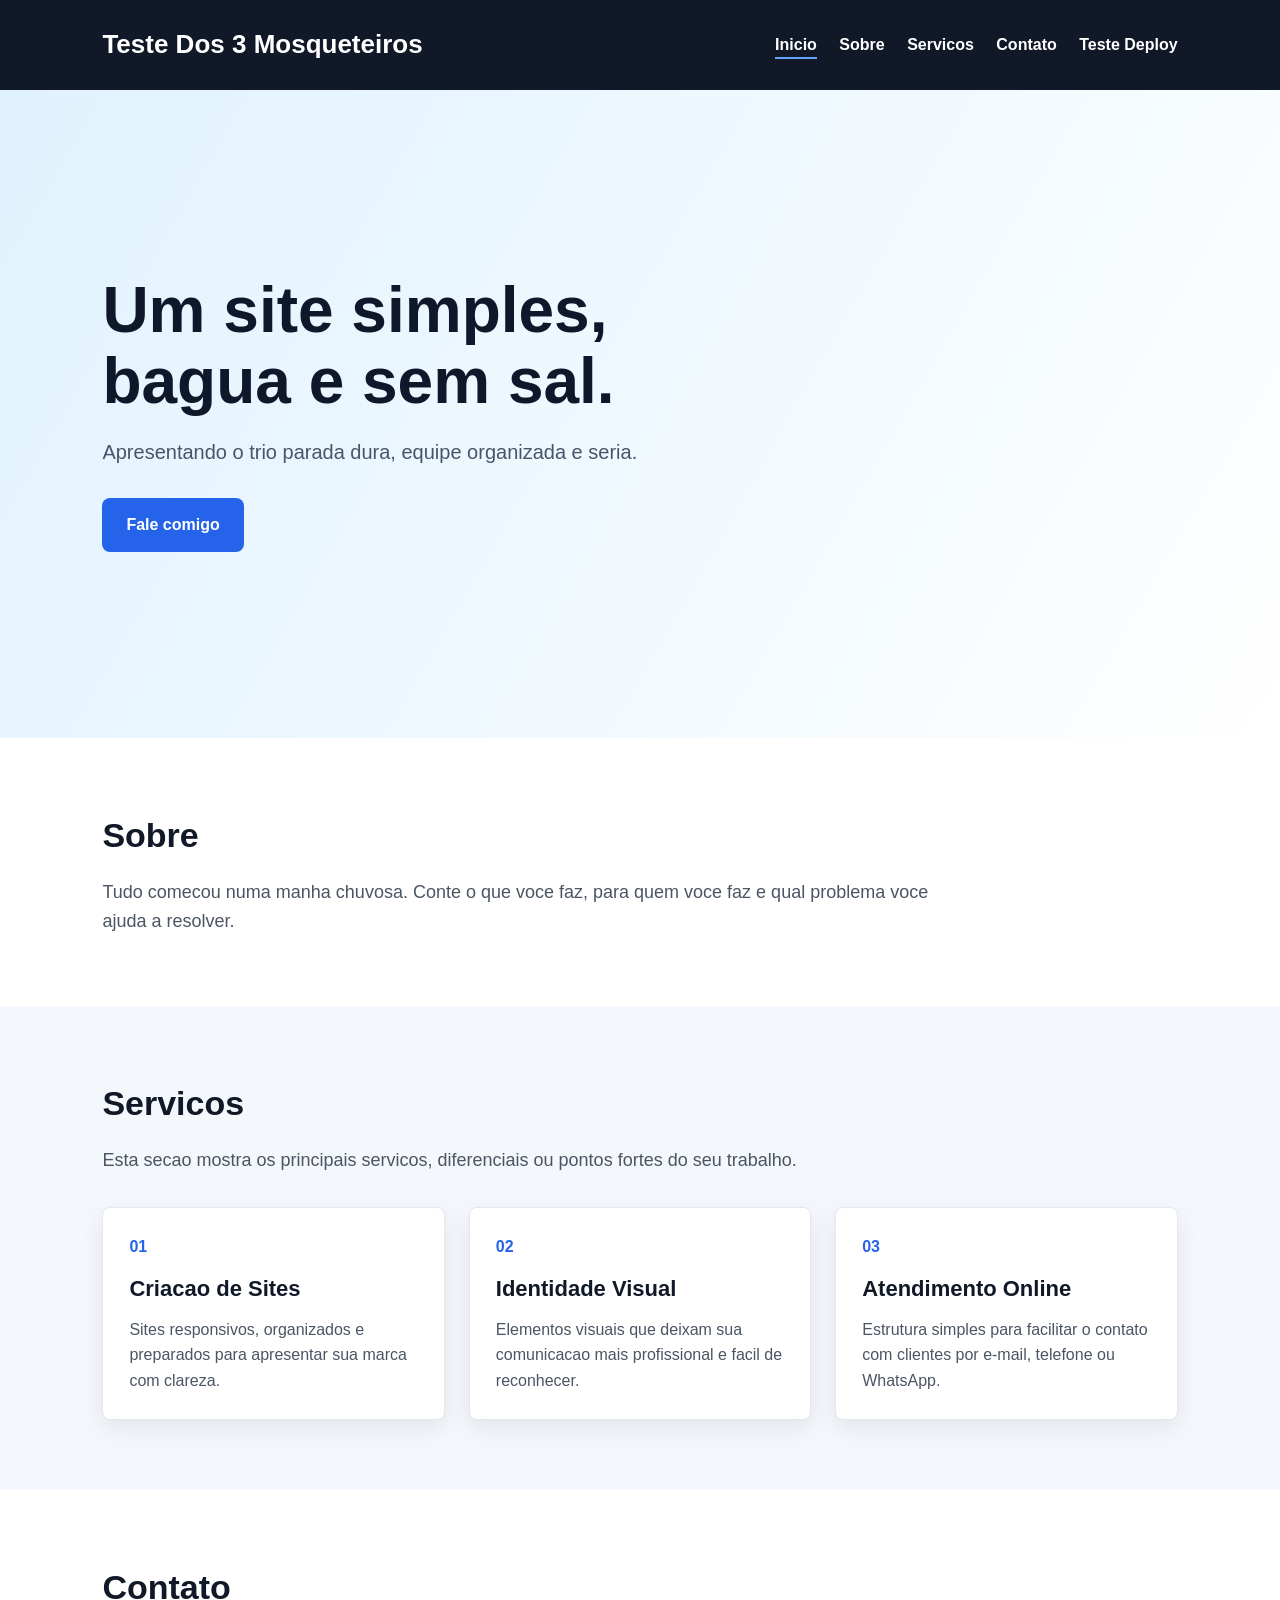
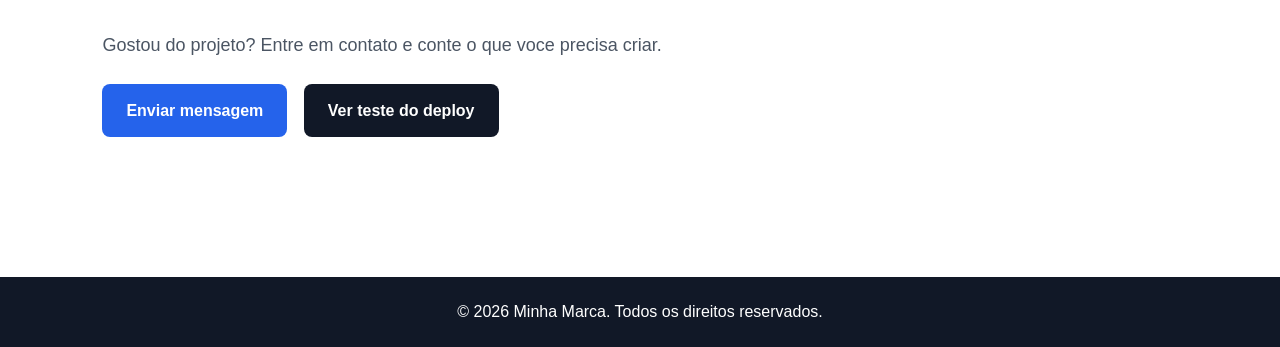
<file: index.html>
﻿<!DOCTYPE html>
<html lang="pt-BR">
<head>
  <meta charset="UTF-8">
  <meta name="viewport" content="width=device-width, initial-scale=1.0">
  <title>Meu Site</title>
  <link rel="stylesheet" href="style.css">
  <script src="script.js" defer></script>
</head>
<body>
  <header>
    <h1>Teste Dos 3 Mosqueteiros</h1>
    <nav aria-label="Navegacao principal">
      <a href="#inicio">Inicio</a>
      <a href="#sobre">Sobre</a>
      <a href="#servicos">Servicos</a>
      <a href="#contato">Contato</a>
      <a href="teste-deploy.html">Teste Deploy</a>
    </nav>
  </header>

  <main>
    <section class="inicio" id="inicio">
      <div class="inicio-conteudo">
        <h2>Um site simples, bagua e sem sal.</h2>
        <p>Apresentando o trio parada dura, equipe organizada e seria.</p>
        <a class="botao" href="#contato">Fale comigo</a>
      </div>
    </section>

    <section class="sobre" id="sobre">
      <h2>Sobre</h2>
      <p>
        Tudo comecou numa manha chuvosa.
        Conte o que voce faz, para quem voce faz e qual problema voce ajuda a resolver.
      </p>
    </section>

    <section class="servicos" id="servicos">
      <h2>Servicos</h2>
      <p class="servicos-intro">
        Esta secao mostra os principais servicos, diferenciais ou pontos fortes do seu trabalho.
      </p>

      <div class="cards">
        <article class="card" tabindex="0">
          <span>01</span>
          <h3>Criacao de Sites</h3>
          <p>Sites responsivos, organizados e preparados para apresentar sua marca com clareza.</p>
        </article>

        <article class="card" tabindex="0">
          <span>02</span>
          <h3>Identidade Visual</h3>
          <p>Elementos visuais que deixam sua comunicacao mais profissional e facil de reconhecer.</p>
        </article>

        <article class="card" tabindex="0">
          <span>03</span>
          <h3>Atendimento Online</h3>
          <p>Estrutura simples para facilitar o contato com clientes por e-mail, telefone ou WhatsApp.</p>
        </article>
      </div>
    </section>

    <section class="contato" id="contato">
      <h2>Contato</h2>
      <p>Gostou do projeto? Entre em contato e conte o que voce precisa criar.</p>
      <a class="botao" id="botao-contato" href="mailto:contato@email.com">Enviar mensagem</a>
      <a class="botao botao-secundario" href="teste-deploy.html">Ver teste do deploy</a>
      <p class="mensagem-status" id="mensagem-status" aria-live="polite"></p>
    </section>
  </main>

  <footer>
    <p>&copy; <span id="ano-atual">2026</span> Minha Marca. Todos os direitos reservados.</p>
  </footer>
</body>
</html>
</file>
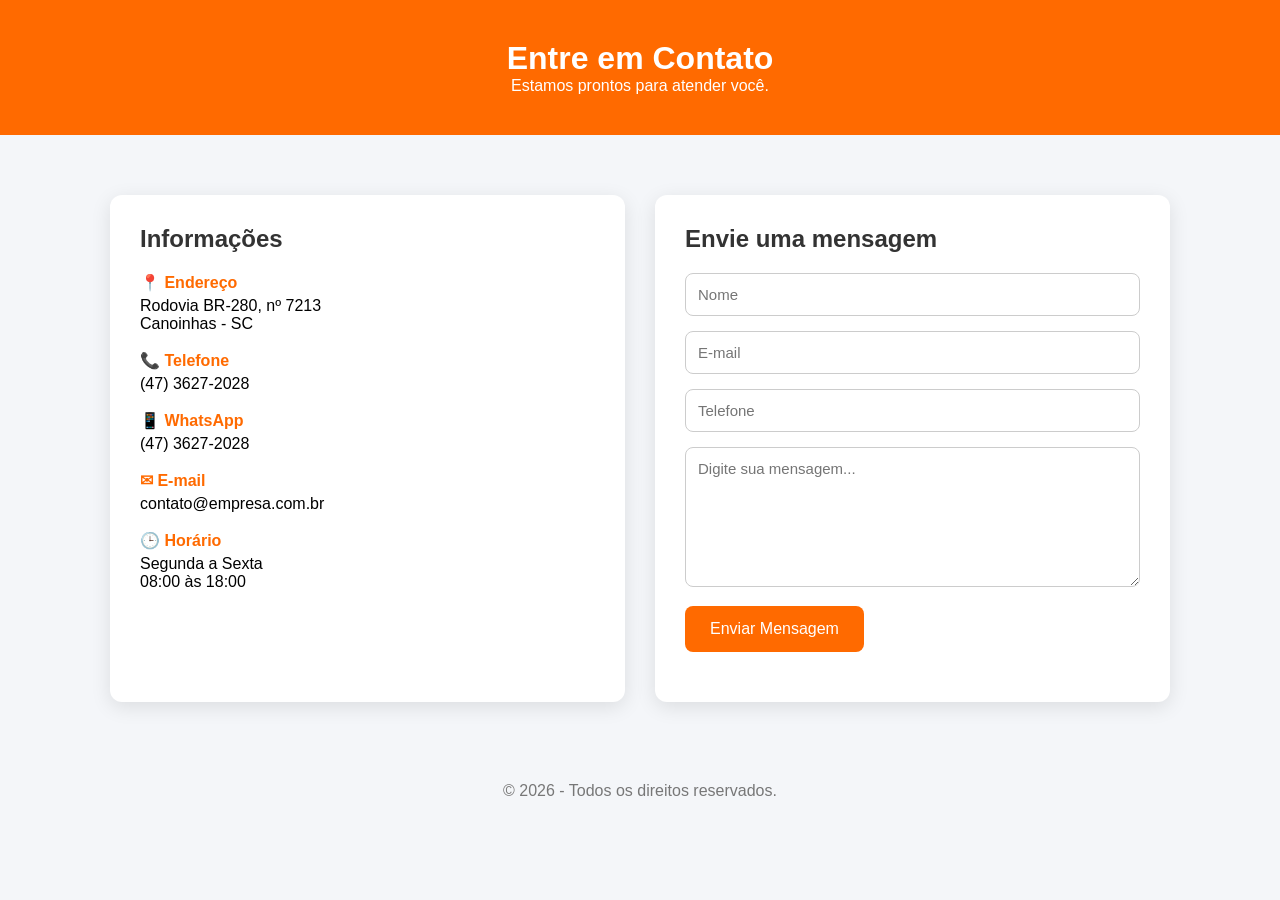
<file: contato.html>
<!DOCTYPE html>
<html lang="pt-BR">
<head>
<meta charset="UTF-8">
<meta name="viewport" content="width=device-width, initial-scale=1.0">
<title>Contato</title>

<style>
*{
    margin:0;
    padding:0;
    box-sizing:border-box;
    font-family:Arial, Helvetica, sans-serif;
}

body{
    background:#f4f6f9;
}

header{
    background:#ff6a00;
    color:#fff;
    text-align:center;
    padding:40px 20px;
}

.container{
    max-width:1100px;
    margin:40px auto;
    display:grid;
    grid-template-columns:1fr 1fr;
    gap:30px;
    padding:20px;
}

.card{
    background:#fff;
    border-radius:12px;
    padding:30px;
    box-shadow:0 5px 20px rgba(0,0,0,.1);
}

h2{
    margin-bottom:20px;
    color:#333;
}

.info{
    margin-bottom:18px;
}

.info strong{
    display:block;
    color:#ff6a00;
    margin-bottom:5px;
}

input,
textarea{
    width:100%;
    padding:12px;
    margin-bottom:15px;
    border:1px solid #ccc;
    border-radius:8px;
    font-size:15px;
}

textarea{
    resize:vertical;
    min-height:140px;
}

button{
    background:#ff6a00;
    color:#fff;
    border:none;
    padding:14px 25px;
    border-radius:8px;
    cursor:pointer;
    font-size:16px;
    transition:.3s;
}

button:hover{
    background:#e55c00;
}

footer{
    text-align:center;
    padding:20px;
    color:#777;
}

@media(max-width:768px){
    .container{
        grid-template-columns:1fr;
    }
}
</style>
</head>

<body>

<header>
    <h1>Entre em Contato</h1>
    <p>Estamos prontos para atender você.</p>
</header>

<div class="container">

    <div class="card">
        <h2>Informações</h2>

        <div class="info">
            <strong>📍 Endereço</strong>
            Rodovia BR-280, nº 7213<br>
            Canoinhas - SC
        </div>

        <div class="info">
            <strong>📞 Telefone</strong>
            (47) 3627-2028
        </div>

        <div class="info">
            <strong>📱 WhatsApp</strong>
            (47) 3627-2028
        </div>

        <div class="info">
            <strong>✉ E-mail</strong>
            contato@empresa.com.br
        </div>

        <div class="info">
            <strong>🕒 Horário</strong>
            Segunda a Sexta<br>
            08:00 às 18:00
        </div>
    </div>

    <div class="card">
        <h2>Envie uma mensagem</h2>

        <form onsubmit="enviar(event)">
            <input type="text" placeholder="Nome" required>

            <input type="email" placeholder="E-mail" required>

            <input type="tel" placeholder="Telefone">

            <textarea placeholder="Digite sua mensagem..." required></textarea>

            <button type="submit">Enviar Mensagem</button>
        </form>

        <p id="status" style="margin-top:20px;color:green;font-weight:bold;"></p>

    </div>

</div>

<footer>
    © 2026 - Todos os direitos reservados.
</footer>

<script>
function enviar(event){
    event.preventDefault();

    document.getElementById("status").innerHTML =
    "✔ Sua mensagem foi enviada com sucesso! (Exemplo de demonstração)";

    event.target.reset();
}
</script>

</body>
</html>
</file>
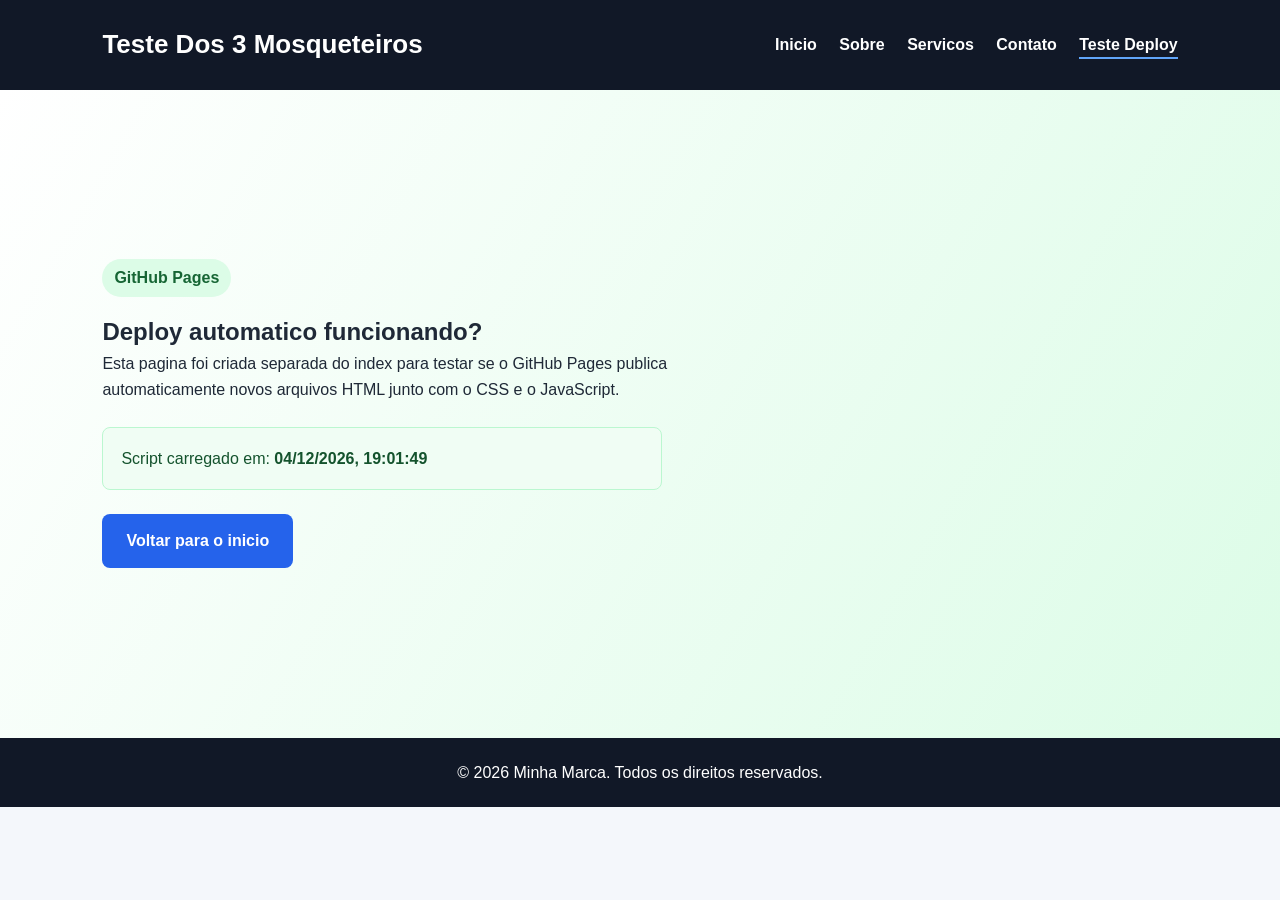
<file: teste-deploy.html>
<!DOCTYPE html>
<html lang="pt-BR">
<head>
  <meta charset="UTF-8">
  <meta name="viewport" content="width=device-width, initial-scale=1.0">
  <title>Teste de Deploy</title>
  <link rel="stylesheet" href="style.css">
  <script src="script.js" defer></script>
</head>
<body>
  <header>
    <h1>Teste Dos 3 Mosqueteiros</h1>
    <nav aria-label="Navegacao principal">
      <a href="index.html">Inicio</a>
      <a href="index.html#sobre">Sobre</a>
      <a href="index.html#servicos">Servicos</a>
      <a href="index.html#contato">Contato</a>
      <a class="ativo" href="teste-deploy.html">Teste Deploy</a>
    </nav>
  </header>

  <main>
    <section class="pagina-teste">
      <div class="inicio-conteudo">
        <span class="selo">GitHub Pages</span>
        <h2>Deploy automatico funcionando?</h2>
        <p>
          Esta pagina foi criada separada do index para testar se o GitHub Pages
          publica automaticamente novos arquivos HTML junto com o CSS e o JavaScript.
        </p>
        <p class="caixa-status">
          Script carregado em: <strong id="hora-teste">aguardando...</strong>
        </p>
        <a class="botao" href="index.html">Voltar para o inicio</a>
      </div>
    </section>
  </main>

  <footer>
    <p>&copy; <span id="ano-atual">2026</span> Minha Marca. Todos os direitos reservados.</p>
  </footer>
</body>
</html>
</file>
<file: style.css>
﻿* {
  box-sizing: border-box;
  margin: 0;
  padding: 0;
}

html {
  scroll-behavior: smooth;
}

body {
  font-family: Arial, sans-serif;
  background: #f4f7fb;
  color: #1f2937;
  line-height: 1.6;
}

header {
  background: #111827;
  color: #ffffff;
  padding: 24px 8%;
  display: flex;
  justify-content: space-between;
  align-items: center;
  gap: 20px;
  flex-wrap: wrap;
  position: sticky;
  top: 0;
  z-index: 10;
}

header h1 {
  font-size: 26px;
}

nav a {
  color: #ffffff;
  text-decoration: none;
  margin-left: 18px;
  font-weight: bold;
  border-bottom: 2px solid transparent;
  padding-bottom: 4px;
}

nav a.ativo,
nav a:hover {
  border-color: #60a5fa;
}

.inicio {
  min-height: 72vh;
  padding: 80px 8%;
  display: flex;
  align-items: center;
  background: linear-gradient(120deg, #e0f2fe, #ffffff);
}

.inicio-conteudo {
  max-width: 680px;
}

.inicio h2 {
  font-size: clamp(36px, 6vw, 64px);
  line-height: 1.1;
  margin-bottom: 20px;
  color: #0f172a;
}

.inicio p {
  font-size: 20px;
  margin-bottom: 30px;
  color: #475569;
}

.botao {
  display: inline-block;
  background: #2563eb;
  color: #ffffff;
  padding: 14px 24px;
  border-radius: 8px;
  text-decoration: none;
  font-weight: bold;
  transition: transform 0.2s ease, background 0.2s ease;
}

.botao:hover {
  background: #1d4ed8;
  transform: translateY(-2px);
}

.botao-secundario {
  background: #111827;
  margin-left: 12px;
}

.botao-secundario:hover {
  background: #374151;
}

.sobre {
  padding: 70px 8%;
  background: #ffffff;
}

.sobre h2,
.servicos h2,
.contato h2 {
  font-size: 34px;
  margin-bottom: 16px;
  color: #111827;
}

.sobre p {
  max-width: 850px;
  color: #4b5563;
  font-size: 18px;
}

.servicos {
  padding: 70px 8%;
  background: #f4f7fb;
}

.servicos-intro {
  max-width: 760px;
  margin-bottom: 32px;
  color: #4b5563;
  font-size: 18px;
}

.cards {
  display: grid;
  grid-template-columns: repeat(auto-fit, minmax(240px, 1fr));
  gap: 24px;
}

.card {
  background: #ffffff;
  border: 1px solid #e5e7eb;
  border-radius: 8px;
  padding: 26px;
  box-shadow: 0 8px 24px rgba(15, 23, 42, 0.08);
  transition: transform 0.2s ease, box-shadow 0.2s ease;
}

.card:hover,
.card:focus,
.card.destacado {
  outline: none;
  transform: translateY(-6px);
  box-shadow: 0 14px 32px rgba(15, 23, 42, 0.14);
}

.card span {
  display: inline-block;
  margin-bottom: 12px;
  color: #2563eb;
  font-weight: bold;
}

.card h3 {
  margin-bottom: 10px;
  color: #111827;
  font-size: 22px;
}

.card p {
  color: #4b5563;
}

.contato {
  padding: 70px 8%;
  background: #ffffff;
}

.contato p {
  max-width: 720px;
  margin-bottom: 24px;
  color: #4b5563;
  font-size: 18px;
}

.mensagem-status {
  min-height: 28px;
  margin-top: 18px;
  color: #166534;
  font-weight: bold;
}

.pagina-teste {
  min-height: 72vh;
  padding: 90px 8%;
  display: flex;
  align-items: center;
  background: linear-gradient(120deg, #ffffff, #dcfce7);
}

.selo {
  display: inline-block;
  margin-bottom: 16px;
  padding: 6px 12px;
  border-radius: 999px;
  background: #dcfce7;
  color: #166534;
  font-weight: bold;
}

.caixa-status {
  max-width: 560px;
  margin: 24px 0;
  padding: 18px;
  border: 1px solid #bbf7d0;
  border-radius: 8px;
  background: #f0fdf4;
  color: #14532d;
}

footer {
  background: #111827;
  color: #ffffff;
  text-align: center;
  padding: 22px 8%;
}

@media (max-width: 640px) {
  header {
    align-items: flex-start;
  }

  nav a {
    display: inline-block;
    margin: 6px 12px 0 0;
  }

  .inicio,
  .pagina-teste,
  .sobre,
  .servicos,
  .contato {
    padding-left: 6%;
    padding-right: 6%;
  }
}
</file>
